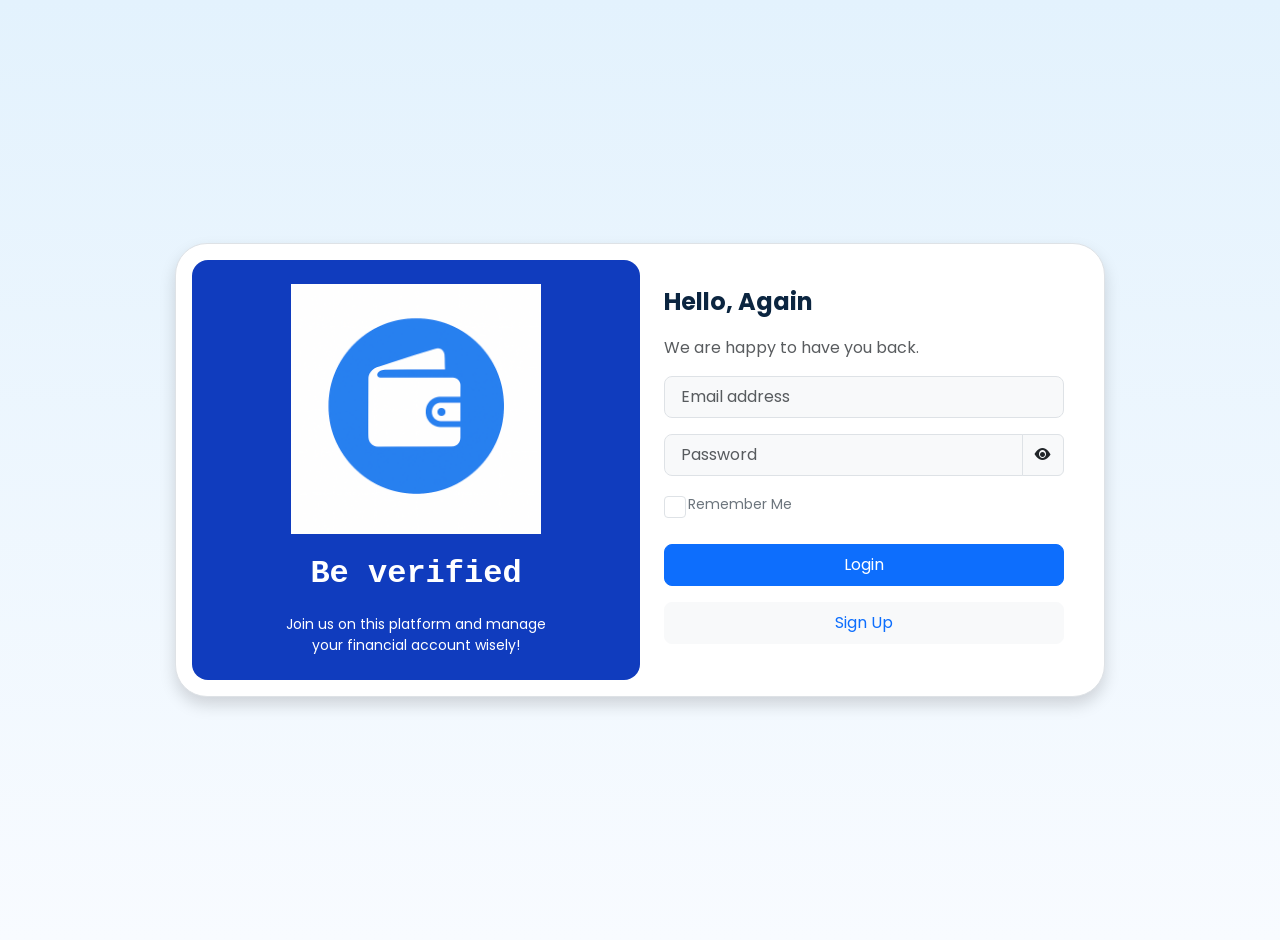
<file: index.html>
<!DOCTYPE html>
<html lang="en">

<head>
    <meta charset="utf-8">
    <meta name="viewport" content="width=device-width, initial-scale=1">
    <title>Bootstrap Login</title>

    <!-- Bootstrap CSS -->
    <link href="https://cdn.jsdelivr.net/npm/bootstrap@5.3.8/dist/css/bootstrap.min.css" rel="stylesheet">

    <!-- Bootstrap Icons -->
    <link rel="stylesheet" href="https://cdn.jsdelivr.net/npm/bootstrap-icons@1.13.1/font/bootstrap-icons.css">

    <link rel="stylesheet" href="style.css">
</head>

<body class="morning-bg">

    <div class="d-flex justify-content-center align-items-center min-vh-100 w-100">

        <div class="row border rounded-5 p-3 bg-white shadow box-area">

            <!-- LEFT BOX -->
            <div class="col-md-6 rounded-4 d-flex justify-content-center align-items-center flex-column left-box p-4"
                style="background: #103cbe">
                <div class="featured-image mb-3">
                    <img src="logo.png" class="img-fluid" style="width: 250px;">
                </div>
                <p class="text-white fs-2 text-center" style="font-family:'Courier New', Courier, monospace; font-weight: 600;">
                    Be verified
                </p>
                <small class="text-white text-wrap text-center" style="width: 17rem;">
                    Join us on this platform and manage your financial account wisely!
                </small>
            </div>

            <!-- RIGHT BOX -->
            <div class="col-md-6 right-box p-4">
                <form id="loginForm">

                    <p class="fs-4 fw-bold">Hello, Again</p>
                    <p class="text-muted">We are happy to have you back.</p>

                    <!-- USERNAME -->
                    <div class="input-group mb-3">
                        <input type="text" id="username" class="form-control form-control-lg bg-light fs-6"
                            placeholder="Email address" required>
                    </div>

                    <!-- PASSWORD + EYE ICON -->
                    <div class="input-group mb-3">
                        <input type="password" id="password" class="form-control form-control-lg bg-light fs-6"
                            placeholder="Password" required>
                        <span class="input-group-text bg-light" onclick="togglePassword()">
                            <i id="toggleIcon" class="bi bi-eye-fill"></i>
                        </span>
                    </div>

                    <!-- REMEMBER ME -->
                    <div class="input-group mb-4 d-flex justify-content-between">
                        <div class="form-check">
                            <input type="checkbox" class="form-check-input" id="formCheck">
                            <label for="formCheck" class="form-check-label text-secondary"><small>Remember Me</small></label>
                        </div>
                    </div>

                    <!-- LOGIN BUTTON -->
                    <button type="submit" class="btn btn-lg btn-primary w-100 fs-6 text-white">
                        Login
                    </button>

                    <!-- SIGN UP BUTTON -->
                    <a href="signup.html" class="btn btn-lg btn-light w-100 fs-6 text-primary mt-3">
                        Sign Up
                    </a>

                </form>
            </div>

        </div>
    </div>

    <!-- WARNING MODAL -->
    <div class="modal fade" id="warningModal" tabindex="-1">
        <div class="modal-dialog">
            <div class="modal-content">
                <div class="modal-header">
                    <h5 class="modal-title">Warning</h5>
                    <button type="button" class="btn-close" data-bs-dismiss="modal"></button>
                </div>
                <div class="modal-body">
                    Incorrect username or password. Please try again.
                </div>
                <div class="modal-footer">
                    <button type="button" class="btn btn-secondary" data-bs-dismiss="modal">Close</button>
                </div>
            </div>
        </div>
    </div>

    <!-- Bootstrap JS -->
    <script src="https://cdn.jsdelivr.net/npm/bootstrap@5.3.8/dist/js/bootstrap.bundle.min.js"></script>

    <script>
        // LOGIN FUNCTION WITH REDIRECT
        document.getElementById('loginForm').addEventListener('submit', function (e) {
            e.preventDefault(); // prevent form from refreshing page

            const username = document.getElementById('username').value.trim();
            const password = document.getElementById('password').value.trim();

            // Hardcoded login validation
            if (username === "Sakinah25" && password === "Nursakinah25!") {
    const loader = document.getElementById("loadingSpinner");
    loader.style.opacity = "1";
    loader.style.pointerEvents = "auto";

    setTimeout(() => {
        window.location.href = "dashboard.html";
    }, 1500);
}else {
                // Show modal if login fails
                const modal = new bootstrap.Modal(document.getElementById('warningModal'));
                modal.show();
            }
        });

        // TOGGLE PASSWORD VISIBILITY
        function togglePassword() {
            const passwordField = document.getElementById("password");
            const icon = document.getElementById("toggleIcon");

            if (passwordField.type === "password") {
                passwordField.type = "text";
                icon.classList.remove("bi-eye-fill");
                icon.classList.add("bi-eye-slash-fill");
            } else {
                passwordField.type = "password";
                icon.classList.remove("bi-eye-slash-fill");
                icon.classList.add("bi-eye-fill");
            }
        }
    </script>

<div id="loadingSpinner" class="loading-spinner">
    <div class="spinner"></div>
</div>

</body>
</html>
</file>
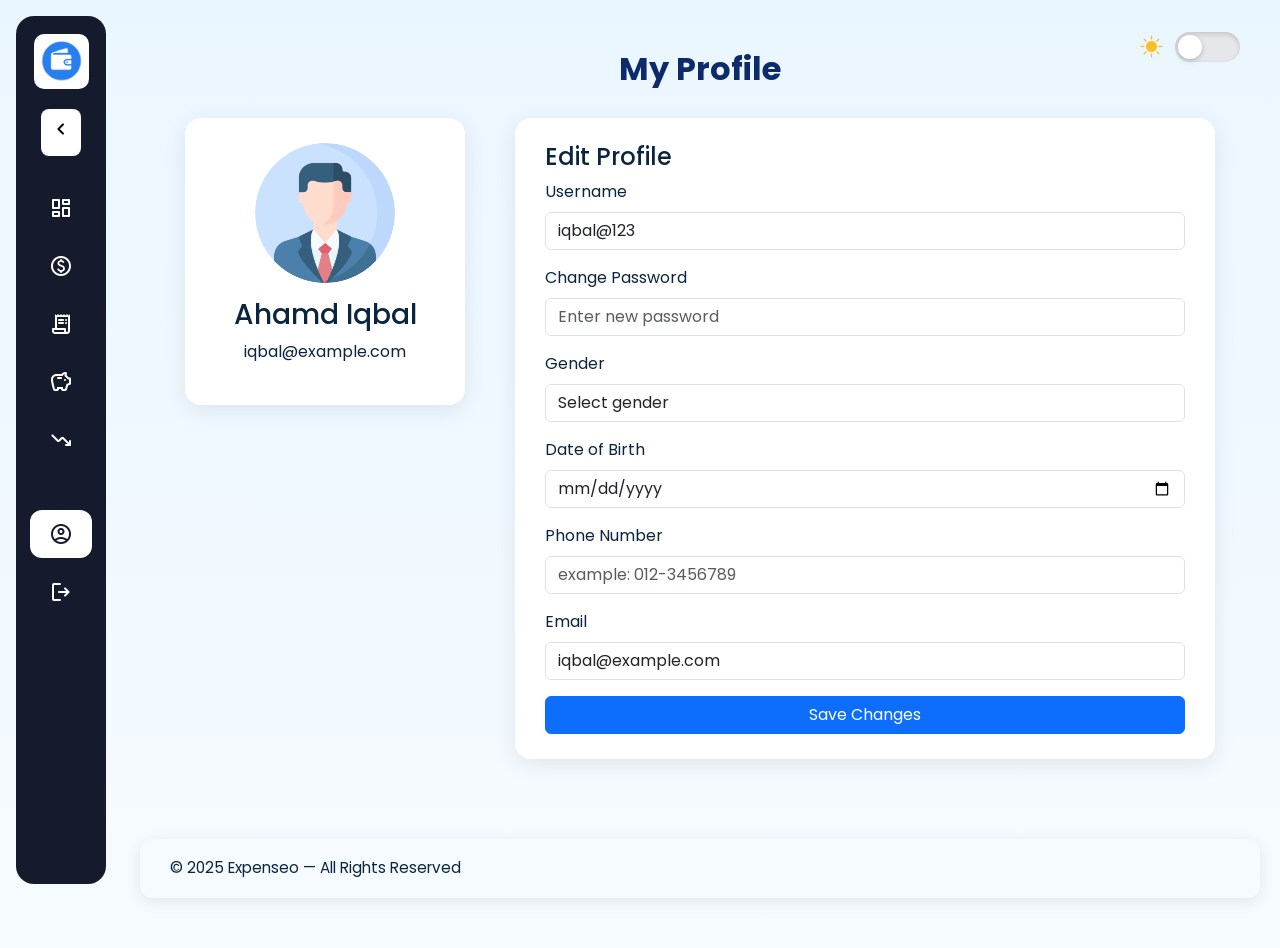
<file: profile.html>
<!DOCTYPE html>
<html lang="en">
<head>
  <meta charset="utf-8" />
  <meta name="viewport" content="width=device-width, initial-scale=1" />
  <title>Expenseo — Profile</title>

  <!-- Google Material Symbols -->
  <link href="https://fonts.googleapis.com/css2?family=Inter:wght@300;400;600;700&family=Material+Symbols+Rounded" rel="stylesheet">

  <!-- Bootstrap Icons -->
  <link href="https://cdn.jsdelivr.net/npm/bootstrap-icons@1.11.1/font/bootstrap-icons.css" rel="stylesheet">

  <!-- Bootstrap CSS -->
  <link href="https://cdn.jsdelivr.net/npm/bootstrap@5.3.2/dist/css/bootstrap.min.css" rel="stylesheet">

  <!-- GLOBAL STYLE -->
  <link rel="stylesheet" href="style.css" />

  <style>
      body {
          background: linear-gradient(180deg, #eaf6ff 0%, #f6fbff 100%);
      }

      /* CONTENT WRAPPER */
      .content-wrapper {
          margin-left: 250px;
          min-height: 100vh;
          display: flex;
          flex-direction: column;
          padding: 30px;
          transition: margin-left .3s ease;
      }

      .sidebar.collapsed ~ .content-wrapper {
          margin-left: 90px;
      }

      /* PAGE TITLE */
      .page-title {
          font-size: 32px;
          font-weight: 700;
          text-align: center;
          color: #0d2a6b;
          margin-bottom: 30px;
      }

      /* PROFILE CONTAINER */
      .profile-container {
          flex: 1;
          display: flex;
          justify-content: center;
          align-items: flex-start;
          gap: 50px;
          flex-wrap: wrap;
          padding-bottom: 40px;
      }

      /* LEFT CARD */
      .profile-box {
          width: 280px;
          padding: 25px;
          background: #ffffff;
          border-radius: 16px;
          box-shadow: 0 6px 22px rgba(0,0,0,0.08);
          text-align: center;
      }

      .profile-pic img {
          width: 140px;
          height: 140px;
          border-radius: 50%;
          object-fit: cover;
          margin-bottom: 15px;
      }

      /* RIGHT CARD (WIDER) */
      .edit-box {
          width: 700px;
          max-width: 100%;
          background: #ffffff;
          padding: 25px 30px;
          border-radius: 16px;
          box-shadow: 0 6px 22px rgba(0,0,0,0.08);
      }

      /* FOOTER */
      .app-footer {
          margin-top: 40px;
          padding: 18px 30px;
          background: var(--card-bg);
          color: var(--text-color);
          border-radius: 12px;
          box-shadow: 0 4px 15px rgba(0,0,0,0.08);
          text-align: center;
      }

      /* DARK MODE */
      body.dark {
          background: #0d1117 !important;
          color: #e5e7eb;
      }

      body.dark .profile-box,
      body.dark .edit-box,
      body.dark .app-footer {
          background: #161b22 !important;
          color: #e5e7eb !important;
          box-shadow: none;
      }
  </style>
</head>

<body class="profile-page">

<!-- SIDEBAR -->
<aside class="sidebar collapsed">
  <div class="sidebar-header">
    <div class="brand">
      <img src="logo.png" alt="Expenseo">
    </div>

    <button class="sidebar-toggler">
      <span class="material-symbols-rounded">chevron_left</span>
    </button>
  </div>

  <nav class="sidebar-nav">

      <ul class="nav-list primary-nav">
          <li class="nav-item"><a href="dashboard.html" class="nav-link"><span class="nav-icon material-symbols-rounded">dashboard</span><span class="nav-label">Dashboard</span></a></li>
          <li class="nav-item"><a href="transaction.html" class="nav-link"><span class="nav-icon material-symbols-rounded">paid</span><span class="nav-label">Transactions</span></a></li>
          <li class="nav-item"><a href="bills.html" class="nav-link"><span class="nav-icon material-symbols-rounded">receipt_long</span><span class="nav-label">Bills</span></a></li>
          <li class="nav-item"><a href="savings.html" class="nav-link"><span class="nav-icon material-symbols-rounded">savings</span><span class="nav-label">Savings</span></a></li>
          <li class="nav-item"><a href="expenses.html" class="nav-link"><span class="nav-icon material-symbols-rounded">trending_down</span><span class="nav-label">Expenses</span></a></li>
      </ul>

      <ul class="nav-list secondary-nav">
          <li class="nav-item active"><a href="profile.html" class="nav-link"><span class="nav-icon material-symbols-rounded">account_circle</span><span class="nav-label">Profile</span></a></li>
          <li class="nav-item"><a href="logout.html" class="nav-link"><span class="nav-icon material-symbols-rounded">logout</span><span class="nav-label">Logout</span></a></li>
      </ul>

  </nav>
</aside>

<!-- TOP CONTROLS -->
<div class="top-controls">
    <div class="theme-icons">
        <span class="light-icon"><i class="bi bi-sun-fill"></i></span>
        <span class="dark-icon"><i class="bi bi-moon-stars-fill"></i></span>
    </div>

    <input type="checkbox" id="darkmode-toggle" />
    <label for="darkmode-toggle" class="darkmode-label">
        <svg class="sun"></svg>
        <svg class="moon"></svg>
        <span class="toggle-ball"></span>
    </label>
</div>

<!-- CONTENT WRAPPER -->
<div class="content-wrapper">

    <h1 class="page-title">My Profile</h1>

    <div class="profile-container">

        <!-- LEFT CARD -->
        <div class="profile-box">
            <div class="profile-pic">
                <img src="profile.png" alt="Profile Picture">
            </div>
            <h3 id="profileName">Ahamd Iqbal</h3>
            <p id="profileEmail">iqbal@example.com</p>
        </div>

        <!-- RIGHT CARD -->
        <div class="edit-box">

            <h4>Edit Profile</h4>

            <form id="profileForm">

        <!-- USERNAME -->
        <div class="mb-3">
            <label class="form-label">Username</label>
            <input type="text" class="form-control" id="usernameInput" value="iqbal@123">
        </div>

        <!-- PASSWORD -->
        <div class="mb-3">
            <label class="form-label">Change Password</label>
            <input type="password" class="form-control" id="passwordInput" placeholder="Enter new password">
        </div>

        <!-- GENDER -->
        <div class="mb-3">
            <label class="form-label">Gender</label>
            <select class="form-control" id="genderInput">
                <option value="" disabled selected>Select gender</option>
                <option value="Male">Male</option>
                <option value="Female">Female</option>
            </select>
        </div>

        <!-- DATE OF BIRTH -->
        <div class="mb-3">
            <label class="form-label">Date of Birth</label>
            <input type="date" class="form-control" id="dobInput">
        </div>

        <!-- PHONE NO -->
        <div class="mb-3">
            <label class="form-label">Phone Number</label>
            <input type="tel" class="form-control" id="phoneInput" placeholder="example: 012-3456789">
        </div>

        <!-- EMAIL -->
        <div class="mb-3">
            <label class="form-label">Email</label>
            <input type="email" class="form-control" id="emailInput" value="iqbal@example.com">
        </div>

        <!-- SAVE BUTTON -->
        <button class="btn btn-primary w-100" type="button" id="saveBtn">
            Save Changes
        </button>

        <p id="saveMessage" class="text-success mt-3" style="display:none;">Changes saved successfully!</p>
    </form>


            

        </div>

    </div>

    <!-- FOOTER -->
    <footer class="app-footer">
        © 2025 Expenseo — All Rights Reserved
    </footer>

</div>

<!-- SAVE PROFILE -->
<script>
document.getElementById("saveBtn").addEventListener("click", () => {

    // Update username on left card
    document.getElementById("profileName").innerText =
        document.getElementById("usernameInput").value;

    // Update email on left card
    document.getElementById("profileEmail").innerText =
        document.getElementById("emailInput").value;

    // Show success message
    document.getElementById("saveMessage").style.display = "block";
});
</script>


<!-- SIDEBAR HOVER -->
<script>
const sidebar = document.querySelector(".sidebar");
const wrapper = document.querySelector(".content-wrapper");

sidebar.addEventListener("mouseenter", () => {
    sidebar.classList.remove("collapsed");
    wrapper.style.marginLeft = "250px";
});

sidebar.addEventListener("mouseleave", () => {
    sidebar.classList.add("collapsed");
    wrapper.style.marginLeft = "90px";
});
</script>

<!-- DARK MODE -->
<script>
if (localStorage.getItem("darkmode") === "enabled") {
    document.body.classList.add("dark");
    document.getElementById("darkmode-toggle").checked = true;
}

document.getElementById("darkmode-toggle").addEventListener("change", function () {
    if (this.checked) {
        document.body.classList.add("dark");
        localStorage.setItem("darkmode", "enabled");
    } else {
        document.body.classList.remove("dark");
        localStorage.setItem("darkmode", "disabled");
    }
});
</script>

</body>
</html>
</file>
<file: style.css>
/* ================= GLOBAL ================= */

@import url('https://fonts.googleapis.com/css2?family=Poppins:ital,wght@0,100;0,200;0,300;0,400;0,500;0,600;0,700;0,800;0,900;1,100;1,200;1,300;1,400;1,500;1,600;1,700;1,800;1,900&family=Roboto:ital,wght@0,100..900;1,100..900&display=swap');

body{
    font-family: 'Poppins', sans-serif;
}

/*------------------------ Login container ------------------------*/
.box-area{
    width: 930px;
}

/*------------------------ Right box ------------------------*/

/*------------------------ Custom Placeholder ------------------------*/

/* SIGNUP GRADIENT BACKGROUND */
.auth-bg {
    position: fixed;
    inset: 0;
    z-index: -1;
    background-image:
        linear-gradient(135deg,
            rgba(248,250,252,1) 0%,
            rgba(219,234,254,0.7) 30%,
            rgba(165,180,252,0.5) 60%,
            rgba(129,140,248,0.6) 100%
        ),
        radial-gradient(circle at 20% 30%, rgba(255,255,255,0.6) 0%, transparent 40%),
        radial-gradient(circle at 80% 70%, rgba(199,210,254,0.4) 0%, transparent 50%),
        radial-gradient(circle at 40% 80%, rgba(224,231,255,0.3) 0%, transparent 60%);
    background-size: cover;
}

/*BASE*/
:root {
  --bg:#eaf6ff;
  --card:#ffffff;
  --muted:#6b7280;
  --accent:#0b4fff;
  --accent-2:#0a74ff;
  --success:#16a34a;
  --danger:#ef4444;
  font-family: "Inter", system-ui, -apple-system, "Segoe UI", Roboto;
}

* { box-sizing:border-box; }
body {
  margin:0;
  background:linear-gradient(180deg,var(--bg),#dff0ff 60%);
  color:#0b2540;
}

/*SIDEBAR*/
.sidebar {
  width: 270px;
  position: fixed;
  top: 16px;
  left: 16px;
  bottom: 16px;
  border-radius: 18px;
  background: #151A2D;
  color: white;
  height: calc(100vh - 32px);
  transition: 0.35s ease;
  overflow: hidden;
  z-index: 50;
}

.sidebar.collapsed {
  width: 90px;
}

.sidebar-header .brand img {
    width: 55px;
    height: auto;
    display: block;
}

/* --- OPEN SIDEBAR (default) --- */
.sidebar-header {
    display: flex;
    flex-direction: row;       /* side-by-side */
    justify-content: space-between;
    align-items: center;
    padding: 18px 20px;
}

/* --- COLLAPSED SIDEBAR --- */
.sidebar.collapsed .sidebar-header {
    flex-direction: column;    /* stack vertically */
    justify-content: center;
    gap: 12px;
}

.sidebar-header img {
  width: 48px;
  height: 48px;
  border-radius: 10px;
}

.sidebar-toggler {
    margin-top: 8px;
    background: #ffffff;
    border: none;
    padding: 8px;
    border-radius: 8px;
    cursor: pointer;
}

/*POSITION OF TOGGLE (TOP-RIGHT OF DASHBOARD)*/
.top-controls {
    position: absolute;
    top: 20px;
    right: 20px;
    z-index: 500;
}


/*DARK MODE TOGGLE SWITCH */
.darkmode-label {
    width: 65px;
    height: 30px;
    background: #e5e7eb;
    border-radius: 30px;
    position: relative;
    display: flex;
    align-items: center;
    justify-content: space-between;
    padding: 0 6px;
    cursor: pointer;
    transition: 0.3s;
    box-shadow: inset 0 2px 5px rgba(0,0,0,0.15);
}

.darkmode-label .sun,
.darkmode-label .moon {
    width: 16px;
    height: 16px;
    pointer-events: none;
}

.darkmode-label .sun { fill: #fcd34d; }
.darkmode-label .moon { fill: #9ca3af; }

.toggle-ball {
    position: absolute;
    width: 24px;
    height: 24px;
    background: white;
    border-radius: 50%;
    top: 3px;
    left: 3px;
    transition: 0.3s;
    box-shadow: 0 2px 5px rgba(0,0,0,0.2);
}

#darkmode-toggle {
    display: none;
}

/* DARK MODE ACTIVATED */
#darkmode-toggle:checked + .darkmode-label {
    background: #1f2937;
}

#darkmode-toggle:checked + .darkmode-label .toggle-ball {
    left: 38px;
}

#darkmode-toggle:checked + .darkmode-label .moon {
    fill: #fff;
}

/*FULL PAGE DARK MODE THEME*/
body.dark {
    background: #0d1117;
    color: #e5e7eb;
}

/* CARDS */
body.dark .card,
body.dark .summary-box,
body.dark .chart-card,
body.dark .table-card {
    background: #161b22;
    color: #e5e7eb;
}

/* SIDEBAR */
body.dark .sidebar {
    background: #0d1117;
}

body.dark .nav-link {
    color: #e5e7eb;
}

body.dark .nav-item.active .nav-link,
body.dark .nav-link:hover {
    background: #ffffff;
    color: #0d1117;
}

/* TITLES */
body.dark .card-title,
body.dark h3,
body.dark h4 {
    color: #fff;
}

/* TRANSACTIONS */
body.dark .tx-list li {
    border-color: #2a2f3a;
}

/* GOALS */
body.dark .goal-head span {
    color: #e5e7eb;
}

/* BADGES */
body.dark .badge.neu { background: #38bdf8; }

/* GENERAL ELEMENTS */
body.dark input,
body.dark select {
    background: #111827;
    color: white;
    border: 1px solid #374151;
}

/* Navigation */
.nav-list {
  list-style: none;
  padding: 10px 14px;
}

.nav-item {
  margin-bottom: 10px;
  position: relative;
}

.nav-link {
  display: flex;
  align-items: center;
  gap: 14px;
  padding: 12px 14px;
  border-radius: 12px;
  font-size: 15px;
  color: white;
  text-decoration: none;
  transition: 0.25s;
}

.nav-link:hover,
.nav-item.active .nav-link {
  background: #ffffff;
  color: #151A2D;
}

.sidebar.collapsed .nav-label {
  display: none;
}

.sidebar.collapsed .nav-link {
  justify-content: center;
}

/* Tooltip on hover (collapsed mode) */
.nav-tooltip {
  position: absolute;
  left: 100px;
  top: 50%;
  transform: translateY(-50%);
  background: #1c2440;
  padding: 6px 12px;
  border-radius: 8px;
  opacity: 0;
  white-space: nowrap;
  pointer-events: none;
  transition: 0.2s;
  color: white;
  font-size: 13px;
}

.sidebar.collapsed .nav-item:hover .nav-tooltip {
  opacity: 1;
  left: 95px;
}

/* Footer Icons */
.sidebar-footer {
  margin-top: auto;
  padding: 12px;
  display: flex;
  gap: 10px;
  justify-content: center;
}

.sidebar-footer a {
  color:white;
  font-size:22px;
}

/*MAIN CONTENT*/
.container {
  margin-left: 300px;
  padding: 28px;
  transition: 0.35s ease;
}

.sidebar.collapsed ~ .container {
  margin-left: 120px;
}

/* ===== DASHBOARD PAGE ===== */
/*SUMMARY CARDS*/
.summary-grid {
  display: grid;
  grid-template-columns: repeat(4, 1fr);
  gap: 18px;
  margin-bottom: 22px;
}

.card {
  background: var(--card);
  border-radius: 14px;
  padding: 18px;
  box-shadow: 0 10px 30px rgba(11,37,64,0.06);
}

.card.small .card-head {
  font-size: 13px;
  color: var(--muted);
}

.card.small .card-value {
  font-size: 24px;
  font-weight: 700;
  margin-top: 8px;
}

/*CHARTS GRID*/
.charts-grid {
  display: grid;
  grid-template-columns: 360px 1fr;
  gap: 20px;
  margin-bottom: 20px;
}

.chart-card {
  padding: 14px;
}

.card-title {
  font-size: 17px;
  margin-bottom: 12px;
}

/*DONUT CHART*/
.donut-wrap {
  position: relative;
  width: 100%;
  height: 260px;
  display: flex;
  align-items: center;
  justify-content: center;
}

.donut-wrap canvas {
  width: 100% !important;
  height: 260px !important;
}

.donut-center {
  position: absolute;
  font-size: 20px;
  font-weight: 700;
  pointer-events: none;
  color: #0b2540;
}

body.dark-mode .donut-center,
.dark-mode .donut-center {
    color: #ffffff !important;
}

.legend {
  display: flex;
  gap: 10px;
  flex-wrap: wrap;
  margin-top: 12px;
  font-size: 13px;
  color: var(--muted);
}

/*CASH FLOW (LINE CHART)*/
.chart-row {
  display: flex;
  gap: 18px;
}

.chart-area {
  flex: 1;
  min-width: 0;
}

.chart-area canvas {
  width: 100% !important;
  height: 260px !important;
}

/* Summary Box */
.summary-box {
  width: 260px;
  background:#fff;
  border-radius: 12px;
  padding: 14px;
  box-shadow: 0 6px 18px rgba(11,37,64,0.04);
}

.badge {
  padding: 6px 10px;
  border-radius: 999px;
  font-size: 12px;
  font-weight: 700;
  color: white;
}
.badge.pos { background: var(--success); }
.badge.neu { background: #0ea5e9; }
.badge.neg { background: var(--danger); }

.summary-box {
    background: white;
    border-radius: 16px;
    padding: 20px;
    box-shadow: 0 4px 12px rgba(0,0,0,0.05);
}

.summary-badge {
    display: inline-flex;
    align-items: center;
    justify-content: center;
    font-size: 14px;
    font-weight: 600;
    padding: 4px 12px;
    border-radius: 20px;
    color: white;
    min-width: 85px;    
}

.badge-positive {
    background-color: #22c55e;
}

.badge-stable {
    background-color: #3b82f6;
}

.badge-decrease {
    background-color: #ef4444;
}

.summary-row {
    display: flex;
    align-items: center;
    gap: 10px;
    margin-bottom: 10px;
}

/*BOTTOM GRID*/
.bottom-grid {
  display: grid;
  grid-template-columns: 1fr 360px;
  gap: 20px;
}

.tx-list {
  list-style: none;
  padding: 0;
  margin: 0;
}

.tx-list li {
  display: flex;
  justify-content: space-between;
  padding: 12px 0;
  border-bottom: 1px solid #f1f5f9;
}

.tx-name { font-weight: 600; }
.tx-meta { color: var(--muted); font-size: 13px; }
.tx-amount { color: var(--danger); }

/* Goals */
.goals {
  display: flex;
  flex-direction: column;
  gap: 12px;
}

.goal-head {
  display: flex;
  justify-content: space-between;
  font-weight: 600;
}

.progress {
  height: 8px;
  background:#eef4ff;
  border-radius:999px;
  overflow: hidden;
}

.progress > div {
  height: 100%;
  background: linear-gradient(90deg,#ffd166,#ff6b81);
}


/*RESPONSIVE */
@media (max-width:1100px){
  .charts-grid { grid-template-columns: 1fr; }
  .bottom-grid { grid-template-columns: 1fr; }
  .summary-grid { grid-template-columns: repeat(2,1fr); }
}

/*PERFECT MOBILE LAYOUT FIX*/
@media (max-width: 720px) {

    /* SIDEBAR — keep collapsible animation */
    .sidebar {
        left: 0;
        width: 210px;
        position: fixed;
        top: 0;
        height: 100vh;
        margin: 0;
        border-radius: 0;
        z-index: 9999;
        transition: width 0.35s ease;
    }

    .sidebar.collapsed {
        width: 70px;
    }

    /* MAIN CONTENT */
    .content-wrapper,
    .container {
        margin-left: 210px;
        padding: 16px;
        transition: margin-left 0.35s ease;
    }

    .sidebar.collapsed ~ .content-wrapper,
    .sidebar.collapsed ~ .container {
        margin-left: 70px;
    }

    /* TITLE */
    .page-title {
        font-size: 26px;
        margin-top: 15px;
        text-align: center;
        padding-right: 15px;
    }


    /* SUMMARY CARDS — stack vertically */
    .summary-grid {
        grid-template-columns: 1fr !important;
        gap: 14px !important;
    }

    /* CARD resize for phone */
    .card {
        padding: 16px !important;
        border-radius: 12px;
    }

    .card.small .card-value {
        font-size: 22px;
    }

    /* DONUT CHART MOBILE */
    .donut-wrap,
    .donut-wrap canvas {
        height: 200px !important;
    }

    .donut-center {
        font-size: 18px;
    }

    /* CASH FLOW CHART */
    .chart-area canvas {
        height: 230px !important;
    }

    
    /* CHART GRID — full width */
    .charts-grid {
        grid-template-columns: 1fr !important;
        gap: 18px !important;
    }

    /* BOTTOM GRID — stack */
    .bottom-grid {
        grid-template-columns: 1fr !important;
        gap: 16px;
    }

    /* RECENT TRANSACTIONS FIX */
    .tx-list li {
        flex-direction: column;
        align-items: flex-start;
        gap: 4px;
        padding: 14px 0;
    }

    .tx-meta {
        font-size: 12px;
    }

    .tx-amount {
        font-size: 15px;
        margin-top: 3px;
    }

    .table-card {
        padding: 16px !important;
    }

    .nice-table th,
    .nice-table td {
        padding: 10px !important;
        font-size: 13px !important;
    }

    /* SAVINGS GOALS PROGRESS BAR */
    .goals {
        gap: 16px;
    }

    .progress {
        height: 10px;
    }
}

/* NAVIGATION */
.nav-list {
    list-style: none;
    padding: 10px 14px;
}

.nav-item {
    margin-bottom: 10px;
}

.nav-link {
    display: flex;
    align-items: center;
    gap: 14px;
    padding: 12px 14px;
    color: white;
    border-radius: 12px;
    text-decoration: none;
    font-size: 15px;
    transition: 0.25s;
}

.nav-link:hover,
.nav-item.active .nav-link {
    background: #ffffff;
    color: #151A2D;
}

/* When sidebar is collapsed */
.sidebar.collapsed .nav-label {
    display: none;
}

.sidebar.collapsed .nav-link {
    justify-content: center;
}

/* NAV TOOLTIPS (when collapsed) */
.nav-tooltip {
    position: absolute;
    left: 100px;
    background: #1c2440;
    padding: 6px 12px;
    border-radius: 8px;
    opacity: 0;
    pointer-events: none;
    color: white;
    font-size: 13px;
    transition: 0.2s;
}

.sidebar.collapsed .nav-item:hover .nav-tooltip {
    opacity: 1;
    left: 95px;
}

/*CONTENT WRAPPER*/
.content-wrapper {
    margin-left: 300px;
    padding: 32px;
    transition: 0.35s;
}

.sidebar.collapsed ~ .content-wrapper {
    margin-left: 120px;
}

.page-title {
    font-size: 36px;
    font-weight: 700;
    margin-bottom: 25px;
    color: #1a2b6d;
}

/*SUMMARY CARDS*/
.summary-row {
    display: flex;
    gap: 20px;
    margin-bottom: 25px;
}

.summary-card {
    flex: 1;
    background: #fff;
    padding: 22px;
    border-radius: 16px;
    box-shadow: 0 4px 12px rgba(0,0,0,0.06);
    transition: 0.25s;
}

.summary-card:hover {
    transform: translateY(-3px);
}

.summary-card h3 {
    font-size: 15px;
    margin-bottom: 6px;
    color: #555;
}

.summary-card .value {
    font-size: 22px;
    font-weight: 700;
    color: #1a2b6d;
}

/* ===== TRANSACTION PAGE ===== */
/*FILTER CARD*/
.filter-card {
    background: #fff;
    padding: 20px;
    border-radius: 14px;
    box-shadow: 0 4px 12px rgba(0,0,0,0.06);
    display: flex;
    gap: 20px;
    margin-bottom: 20px;
}

.filter-group {
    display: flex;
    flex-direction: column;
}

select,
input {
    padding: 10px;
    border-radius: 8px;
    border: 1px solid #d3d3d3;
}

.filter-btn {
    align-self: end;
    height: 42px;
    padding: 0 25px;
    background: #1a2b6d;
    color: white;
    border-radius: 8px;
    border: none;
    cursor: pointer;
    transition: 0.25s;
}

.filter-btn:hover {
    background: #14225a;
}

/*TABLE CARD*/
.table-card {
    background: #fff;
    padding: 20px;
    border-radius: 16px;
    box-shadow: 0 4px 12px rgba(0,0,0,0.06);
}

.table-title {
    font-size: 20px;
    margin-bottom: 15px;
    color: #1a2b6d;
}

.nice-table {
    width: 100%;
    border-collapse: collapse;
}

th {
    background: #f2f7ff;
    padding: 12px;
    text-align: left;
    font-weight: 600;
    color: #2b3f7a;
}

td {
    padding: 12px;
    border-bottom: 1px solid #eee;
    font-size: 15px;
}

tr:hover {
    background: #f8fbff;
}

/* CATEGORY BADGES */
.badge {
    padding: 5px 12px;
    border-radius: 20px;
    font-size: 13px;
    font-weight: 600;
    color: white;
}

.badge.food {
    background: #ff7043;
}

.badge.transport {
    background: #42a5f5;
}

.badge.shopping {
    background: #7e57c2;
}

.badge.bills {
    background: #26a69a;
}

/* PAGE TITLE */
body.dark .page-title {
    color: #ffffff;
}

/* SUMMARY CARDS */
body.dark .summary-card {
    background: #161b22;
    color: #e5e7eb;
    box-shadow: none;
}

body.dark .summary-card h3 {
    color: #9ca3af;
}

body.dark .summary-card .value {
    color: #ffffff;
}

/* FILTER CARD */
body.dark .filter-card {
    background: #161b22;
    color: #e5e7eb;
    box-shadow: none;
}

body.dark .filter-group label {
    color: #e5e7eb;
}

body.dark select,
body.dark input[type="date"] {
    background: #0d1117;
    border: 1px solid #30363d;
    color: #e5e7eb;
}

/* FILTER BUTTON */
body.dark .filter-btn {
    background: #1f6feb;
    color: white;
}

body.dark .filter-btn:hover {
    background: #1158c7;
}

/* TABLE CARD */
body.dark .table-card {
    background: #161b22;
    color: #e5e7eb;
    box-shadow: none;
}

/* TABLE HEADER */
body.dark .nice-table th {
    background: #1f2937;
    color: #e5e7eb;
}

/* TABLE ROWS */
body.dark .nice-table td {
    border-bottom: 1px solid #30363d;
    color: #e5e7eb;
}

body.dark .nice-table tr:hover {
    background: #1f2a37;
}

/* BADGES */
body.dark .badge.food {
    background: #ff7849;
}

body.dark .badge.transport {
    background: #3b82f6;
}

body.dark .badge.shopping {
    background: #8b5cf6;
}

body.dark .badge.bills {
    background: #10b981;
}

/* CONTAINER FOR ICONS + TOGGLE */
.top-controls {
    position: absolute;
    top: 20px;
    right: 20px;
    display: flex;
    align-items: center;
    gap: 12px; /* space between icons and toggle */
    z-index: 999;
}

/* ICONS */
.theme-icons {
    display: flex;
    align-items: center;
    gap: 8px; /* space between the sun and moon */
    font-size: 22px;
}

/* Show SUN on Light Mode */
.light-icon { display: inline-block; }

/* Show MOON on Dark Mode */
.dark-icon { display: none; }

/* Switch visibility when dark mode is active */
body.dark .light-icon { display: none; }
body.dark .dark-icon { display: inline-block; }

/* Bootstrap Icon colors */
.light-icon i {
    color: #fbbf24; /* yellow */
}

.dark-icon i {
    color: #60a5fa; /* blue */
}

/* ===== BILLS PAGE ===== */

/* Donut Chart Container */
.donut-container {
    position: relative;
    width: 260px;
    height: 260px;
    margin: 0 auto;
}

#donutChart {
    width: 100% !important;
    height: 100% !important;
}

/* Bill List */
.bill-list {
    list-style: none;
    margin: 0;
    padding: 0;
}

.bill-list li {
    display: flex;
    justify-content: space-between;
    padding: 10px 0;
    font-size: 16px;
    border-bottom: 1px solid #eef2f8;
}

.bill-list li:last-child {
    border-bottom: none;
}

/* Percentage Bars */
.progress {
    height: 10px;
    border-radius: 8px;
    background: #eef3ff;
}

.progress-bar {
    border-radius: 8px;
}

/* Bills Card Box */
.bills-box {
    min-height: 380px;
}

/* BILLS PAGE GRID FIX */
.bills-row {
    display: grid;
    grid-template-columns: 1fr 1fr;
    gap: 24px;
}

@media (max-width: 900px) {
    .bills-row {
        grid-template-columns: 1fr;
    }
}

/* Fix donut + list horizontal alignment */
.bills-flex {
    display: flex;
    align-items: center;
    justify-content: space-between;
    gap: 20px;
}

.bills-flex ul {
    flex: 1;
}

.bills-flex .donut-container {
    flex-shrink: 0;
}

.cashflow-box {
    margin-top: 30px !important;
}


/* === Percentage Section Toggle === */

.percentage-header {
    display: flex;
    justify-content: space-between;
    align-items: center;
}

.percent-toggle-btn {
    border: none;
    background: #e6edff;
    border-radius: 50%;
    width: 36px;
    height: 36px;
    display: flex;
    align-items: center;
    justify-content: center;
    cursor: pointer;
    transition: 0.25s;
}

.percent-toggle-btn:hover {
    background: #d6e1ff;
}

.percent-toggle-btn span {
    font-size: 24px;
}

/* COLLAPSE ANIMATION */
.percentage-content {
    overflow: hidden;
    max-height: 600px;
    transition: max-height 0.35s ease;
}

.percentage-content.collapsed {
    max-height: 0;
}

/*UPCOMING BILL TIMELINE*/
.upcoming-list {
    list-style: none;
    padding: 0;
    margin: 0;
}

.timeline-item {
    display: flex;
    gap: 16px;
    padding: 12px 0;
    border-bottom: 1px solid #eef2f8;
}

.timeline-item:last-child {
    border-bottom: none;
}

.timeline-date {
    font-weight: 600;
    color: #1a2b6d;
    min-width: 80px;
}

.timeline-info .amount {
    font-weight: 700;
    color: #1a2b6d;
}

/* STATUS BADGES */
.badge {
    padding: 5px 12px;
    border-radius: 20px;
    font-size: 12px;
    font-weight: 600;
    color: #fff;
}

.status-paid {
    background: #22c55e;
}

.status-pending {
    background: #3b82f6;
}

.status-overdue {
    background: #ef4444;
}

/* ---------------------------------------------
   MOBILE FIX FOR FILTER BOX + TRANSACTION TABLE
----------------------------------------------*/
@media (max-width: 720px) {

    /* Make filter card stack and fit screen */
    .filter-card {
        flex-direction: column !important;
        gap: 12px !important;
        width: 100% !important;
        padding: 16px !important;
    }

    .filter-group {
        width: 100% !important;
    }

    .filter-card select,
    .filter-card input {
        width: 100% !important;
        font-size: 14px;
    }

    .filter-btn {
        width: 100% !important;
        align-self: center !important;
        height: 42px;
    }

    /* Table card fits mobile width */
    .table-card {
        width: 100% !important;
        overflow-x: auto !important;
        padding: 16px !important;
    }

    /* Table becomes scrollable sideways */
    .nice-table {
        width: 650px !important;
        border-collapse: collapse;
    }

    .nice-table th,
    .nice-table td {
        white-space: nowrap !important;
        padding: 10px !important;
        font-size: 13px !important;
    }
}

.upcoming-list {
    list-style: none;
    padding: 0;
    margin: 0;
}

.upcoming-item {
    display: flex;
    align-items: center;
    gap: 14px;
    padding: 14px 0;
    border-bottom: 1px solid #eef2f8;
    font-size: 1rem;
}

.upcoming-item:last-child {
    border-bottom: none;
}

.icon-bill {
    font-size: 28px;
    color: #1a2b6d;
    background: #e8f0ff;
    padding: 10px;
    border-radius: 10px;
}

/* TOTAL PERCENTAGE CARD UPGRADE */
.percentage-card {
    padding: 20px;
    border-radius: 16px;
    background: #ffffff;
    box-shadow: 0 4px 16px rgba(0,0,0,0.06);
}

.percentage-card .section-title {
    font-size: 1.45rem;
    font-weight: 700;
    display: flex;
    align-items: center;
    gap: 8px;
}

.percentage-card .bar-label {
    font-size: 0.95rem;
    font-weight: 600;
    margin-bottom: 4px;
    display: flex;
    justify-content: space-between;
}

.percentage-card .progress {
    height: 14px !important;
    border-radius: 10px;
    background:#eef3ff;
    margin-bottom: 10px;
}

/* Insights Section Improvements */
.insights-section h4 {
    font-size: 1.55rem;
    font-weight: 700;
    color: #1a2b6d;
}

.insights-section ul {
    font-size: 1.15rem;
    line-height: 1.7;
    color: #334155;
}

/* PERCENTAGE + INSIGHTS SIDE BY SIDE */
.percentage-flex {
    display: flex;
    justify-content: space-between;
    align-items: flex-start;
    gap: 32px;
}

.percentage-left {
    flex: 2;
}

.percentage-right {
    flex: 1;
    background: #f8fbff;
    padding: 18px;
    border-radius: 12px;
    box-shadow: 0 4px 12px rgba(0,0,0,0.06);
}

.percentage-right ul {
    padding-left: 18px;
}

.insight-image img {
    width: 120px;
    margin-top: 10px;
}

/* Insight Box Layout */
.insights-box {
    display: flex;
    justify-content: space-between;
    align-items: center;
    gap: 20px;
}

/* Text styling */
.insights-box ul {
    font-size: 15px;
    line-height: 1.6;
    margin: 0;
    padding-left: 16px;
}

/* ===== SAVINGS & GOALS PAGE ===== */
.insights-box img {
    width: 180px;           /* Increase image size */
    height: auto;
    object-fit: contain;
    display: block;
}

body {
        background-color: #d0f0c0;
    }

    /* Goals progress bars */
    .goal-label {
        display: flex;
        justify-content: space-between;
        font-weight: 500;
        margin-bottom: 5px;
    }

    .progress {
        height: 25px;
        margin-bottom: 10px;
    }

    /* Top row wrapper */
    .savings-card-wrapper {
        display: flex;
        flex-wrap: wrap;
        gap: 15px;
    }

    .savings-card-wrapper > .card {
        flex: 1;
        min-width: 250px;
        display: flex;
        flex-direction: column;
        border: none;
        border-radius: 12px;
        box-shadow: 0 4px 15px rgba(0,0,0,0.2);
    }

    .savings-card-wrapper > .card .card-body {
        flex: 1;
    }

    /* Savings Card - side by side layout */
    .savings-card {
        display: flex;
        flex-direction: row;
        align-items: center;
        height: 100%;
        padding: 15px;
        gap: 0px;
    }

    /* Text section */
    .savings-text {
        display: flex;
        flex-direction: column;
        justify-content: center;
        align-items: flex-start;
        gap: 8px;
        flex: 1; /* text takes natural space */
    }

    .savings-text h5 {
        margin-bottom: 10px;
    }

    .savings-text ul {
        padding: 0;
        margin: 0;
        list-style: none;
    }

    /* Chart section */
    .savings-chart {
        display: flex;
        justify-content: center;
        align-items: center;
        flex: 2; /* chart fills more space */
        height: 200px;
    }

    .savings-chart canvas {
        width: 100% !important;
        height: 100% !important;
    }

    .chart-indicator {
        text-align: center;
        margin-top: 10px;
        font-size: 0.9rem;
    }

    /* Bottom row cards */
    .bottom-cards .card {
        text-align: center;
        padding: 15px;
        display: flex;
        flex-direction: column;
        justify-content: center;
        align-items: center;
        border: none;
        border-radius: 12px;
        box-shadow: 0 4px 15px rgba(0,0,0,0.2);
    }

    .mini-chart {
        width: 100px !important;
        height: 100px !important;
        margin-top: 10px;
    }

    .chart-title {
        font-weight: 600;
        margin-top: 10px;
        margin-bottom: 0;
    }

    .chart-subtitle {
        font-size: 0.85rem;
        color: #555;
        margin-top: 2px;
    }

    /* ===== EXPENSES PAGE ===== */
.card-info {
    display: flex;
    flex-direction: column;
    width: 100%;
    margin-top: 12px;
    gap: 12px;
}

    body {
        background: #f8e9ff;
        padding: 20px;
    }

    h1 {
        font-weight: 700;
        text-align: center;
        margin-bottom: 25px;
    }

    .top-controls {
        display: flex;
        justify-content: flex-end;
        margin-bottom: 20px;
    }

    .cat-card {
        background: white;
        border-radius: 18px;
        padding: 40px 20px;
        text-align: center;
        box-shadow: 0 4px 15px rgba(0, 0, 0, 0.15);
        font-size: 1.5rem;
    }

    .expense-icon {
        font-size: 2.5rem;
        margin-bottom: 10px;
    }

    .chart-card {
        background: white;
        border-radius: 18px;
        padding: 20px;
        box-shadow: 0 4px 15px rgba(0,0,0,0.15);
        height: 100%;
        display: flex;
        align-items: center;
    }

    .chart-card canvas {
        width: 100% !important;
        height: 100% !important;
    }

    .total-box {
        background: white;
        border-radius: 18px;
        padding: 30px;
        text-align: center;
        font-size: 1.4rem;
        font-weight: 600;
        box-shadow: 0 4px 15px rgba(0,0,0,0.15);
        margin-bottom: 20px;
        flex-shrink: 0;
    }

    body {
    background: linear-gradient(to bottom, #e3f2fd, #f8fbff);
    min-height: 100vh;
}

.top-controls {
    display: flex;
    justify-content: flex-end;
    align-items: center;
    padding: 10px 20px;
    z-index: 2000;
}

/* Header container */
.expenses-header {
    position: relative;
    display: flex;
    justify-content: center;
    align-items: center;
    margin: 20px 0 25px; /* adds gap below Expenses */
    width: 100%;
}

/* Center title */
.expenses-title {
    font-size: 2.6rem;
    font-weight: 800;
    margin: 0;
    text-align: center;
}

/* Right side dropdown */
.right-controls {
    position: absolute;
    right: 0;
    top: 110%;
    padding-bottom: 20px;
    transform: translateY(-50%);
}

/* Style dropdown */
.time-dropdown {
    padding: 8px 18px;
    border-radius: 12px;
    font-weight: 600;
    border: 2px solid #d4ddff;
    background: #ffffff;
    box-shadow: 0 3px 6px rgba(0,0,0,0.08);
}

/* Fix right-side empty space */
.content-wrapper {
    margin-left: 100px; /* Move away from sidebar */
    margin-right: 0 !important;
    padding-right: 0 !important;
}

/* Keep layout neat on big screens */
@media (min-width: 1400px) {
    .content-wrapper {
        max-width: 1250px;
        margin-left: auto;
        margin-right: auto;
        padding: 0 20px;
    }
}

/* ================================================
   EXPENSES PAGE — DARK MODE FIX
================================================ */

body.dark .cat-card {
    background: #161b22 !important;
    color: #e5e7eb !important;
    box-shadow: none !important;
}

body.dark .total-box {
    background: #161b22 !important;
    color: #e5e7eb !important;
    box-shadow: none !important;
}

body.dark .chart-card {
    background: #161b22 !important;
    color: #e5e7eb !important;
    box-shadow: none !important;
}

body.dark .expenses-title {
    color: #ffffff !important;
}

body.dark .time-dropdown {
    background: #0d1117 !important;
    border: 1px solid #30363d !important;
    color: #e5e7eb !important;
}

body.dark .cat-card .expense-icon {
    color: #e5e7eb !important;
}

body.dark .total-box {
    background: #161b22 !important;
    color: white !important;
}

/* Footer */
.app-footer {
    margin-top: 40px;
    padding: 18px 30px;
    background: var(--card-bg);
    color: var(--text-color);
    border-radius: 12px;
    box-shadow: 0 4px 15px rgba(0,0,0,0.08);
    display: flex;
    justify-content: space-between;
    align-items: center;
    font-size: 0.95rem;
}

.app-footer a {
    color: var(--text-color);
    margin-left: 18px;
    text-decoration: none;
    font-weight: 500;
    transition: 0.2s ease;
}

.app-footer a:hover {
    color: var(--accent-color);
}

@media (max-width: 600px) {
    .app-footer {
        flex-direction: column;
        text-align: center;
        gap: 10px;
    }
}
</file>
